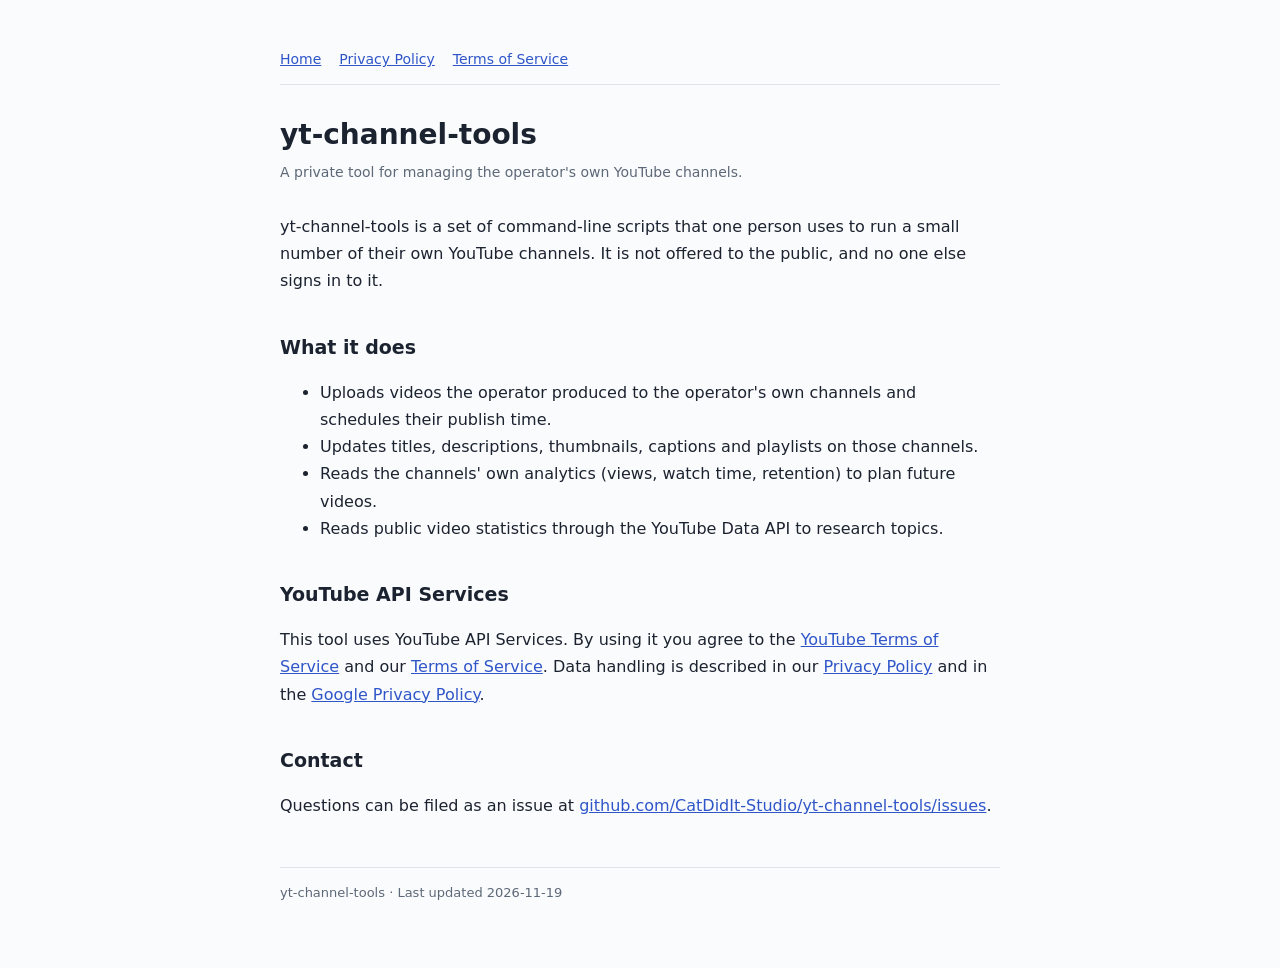
<file: index.html>
<!doctype html>
<html lang="en">
<head>
<meta charset="utf-8">
<meta name="viewport" content="width=device-width,initial-scale=1">
<title>yt-channel-tools</title>
<link rel="stylesheet" href="style.css">
</head>
<body>
<main>
<nav><a href="./">Home</a><a href="privacy.html">Privacy Policy</a><a href="terms.html">Terms of Service</a></nav>
<h1>yt-channel-tools</h1>
<p class="meta">A private tool for managing the operator's own YouTube channels.</p>

<p>yt-channel-tools is a set of command-line scripts that one person uses to run a small number of their own YouTube channels. It is not offered to the public, and no one else signs in to it.</p>

<h2>What it does</h2>
<ul>
<li>Uploads videos the operator produced to the operator's own channels and schedules their publish time.</li>
<li>Updates titles, descriptions, thumbnails, captions and playlists on those channels.</li>
<li>Reads the channels' own analytics (views, watch time, retention) to plan future videos.</li>
<li>Reads public video statistics through the YouTube Data API to research topics.</li>
</ul>

<h2>YouTube API Services</h2>
<p>This tool uses YouTube API Services. By using it you agree to the <a href="https://www.youtube.com/t/terms">YouTube Terms of Service</a> and our <a href="terms.html">Terms of Service</a>. Data handling is described in our <a href="privacy.html">Privacy Policy</a> and in the <a href="https://policies.google.com/privacy">Google Privacy Policy</a>.</p>

<h2>Contact</h2>
<p>Questions can be filed as an issue at <a href="https://github.com/CatDidIt-Studio/yt-channel-tools/issues">github.com/CatDidIt-Studio/yt-channel-tools/issues</a>.</p>

<footer>yt-channel-tools · Last updated 2026-11-19</footer>
</main>
</body>
</html>
</file>
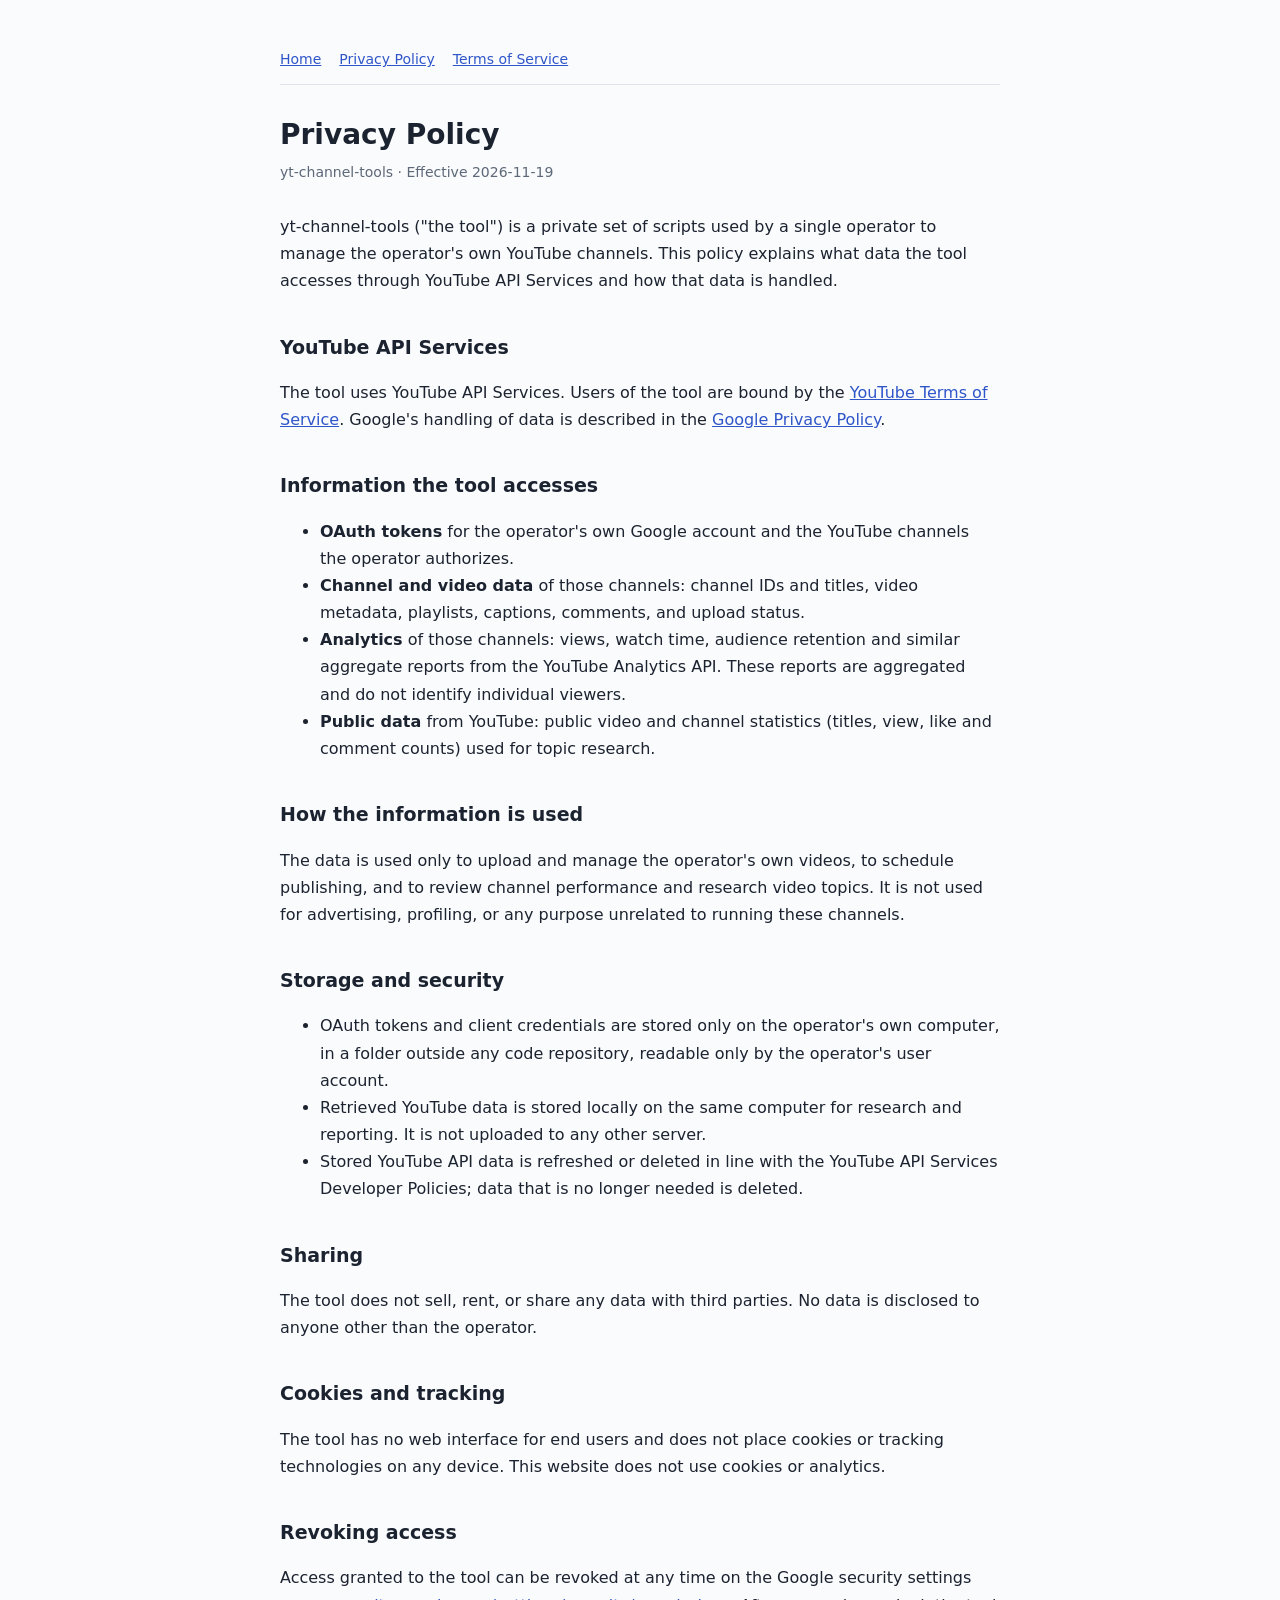
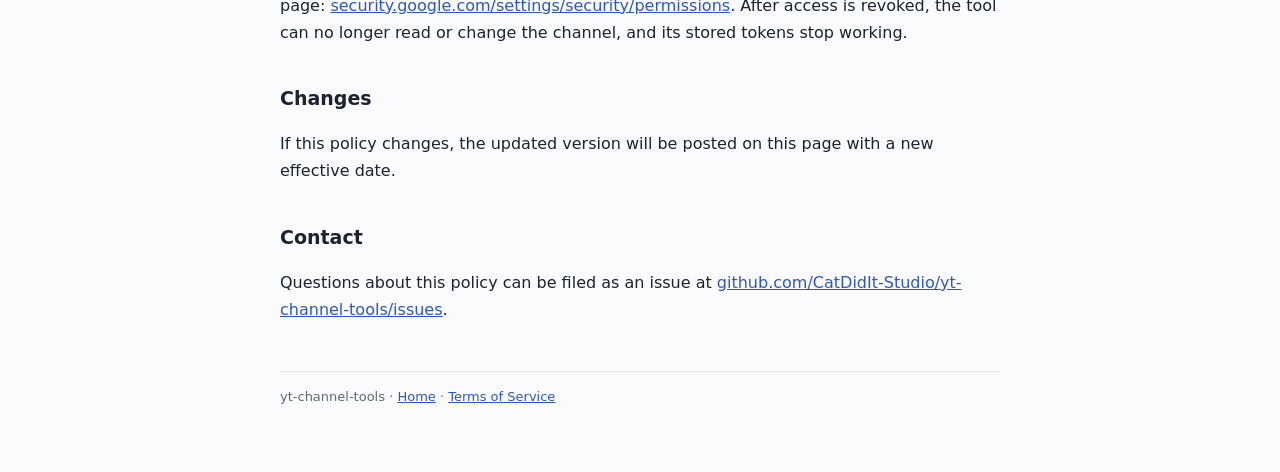
<file: privacy.html>
<!doctype html>
<html lang="en">
<head>
<meta charset="utf-8">
<meta name="viewport" content="width=device-width,initial-scale=1">
<title>Privacy Policy · yt-channel-tools</title>
<link rel="stylesheet" href="style.css">
</head>
<body>
<main>
<nav><a href="./">Home</a><a href="privacy.html">Privacy Policy</a><a href="terms.html">Terms of Service</a></nav>
<h1>Privacy Policy</h1>
<p class="meta">yt-channel-tools · Effective 2026-11-19</p>

<p>yt-channel-tools ("the tool") is a private set of scripts used by a single operator to manage the operator's own YouTube channels. This policy explains what data the tool accesses through YouTube API Services and how that data is handled.</p>

<h2>YouTube API Services</h2>
<p>The tool uses YouTube API Services. Users of the tool are bound by the <a href="https://www.youtube.com/t/terms">YouTube Terms of Service</a>. Google's handling of data is described in the <a href="https://policies.google.com/privacy">Google Privacy Policy</a>.</p>

<h2>Information the tool accesses</h2>
<ul>
<li><strong>OAuth tokens</strong> for the operator's own Google account and the YouTube channels the operator authorizes.</li>
<li><strong>Channel and video data</strong> of those channels: channel IDs and titles, video metadata, playlists, captions, comments, and upload status.</li>
<li><strong>Analytics</strong> of those channels: views, watch time, audience retention and similar aggregate reports from the YouTube Analytics API. These reports are aggregated and do not identify individual viewers.</li>
<li><strong>Public data</strong> from YouTube: public video and channel statistics (titles, view, like and comment counts) used for topic research.</li>
</ul>

<h2>How the information is used</h2>
<p>The data is used only to upload and manage the operator's own videos, to schedule publishing, and to review channel performance and research video topics. It is not used for advertising, profiling, or any purpose unrelated to running these channels.</p>

<h2>Storage and security</h2>
<ul>
<li>OAuth tokens and client credentials are stored only on the operator's own computer, in a folder outside any code repository, readable only by the operator's user account.</li>
<li>Retrieved YouTube data is stored locally on the same computer for research and reporting. It is not uploaded to any other server.</li>
<li>Stored YouTube API data is refreshed or deleted in line with the YouTube API Services Developer Policies; data that is no longer needed is deleted.</li>
</ul>

<h2>Sharing</h2>
<p>The tool does not sell, rent, or share any data with third parties. No data is disclosed to anyone other than the operator.</p>

<h2>Cookies and tracking</h2>
<p>The tool has no web interface for end users and does not place cookies or tracking technologies on any device. This website does not use cookies or analytics.</p>

<h2>Revoking access</h2>
<p>Access granted to the tool can be revoked at any time on the Google security settings page: <a href="https://security.google.com/settings/security/permissions">security.google.com/settings/security/permissions</a>. After access is revoked, the tool can no longer read or change the channel, and its stored tokens stop working.</p>

<h2>Changes</h2>
<p>If this policy changes, the updated version will be posted on this page with a new effective date.</p>

<h2>Contact</h2>
<p>Questions about this policy can be filed as an issue at <a href="https://github.com/CatDidIt-Studio/yt-channel-tools/issues">github.com/CatDidIt-Studio/yt-channel-tools/issues</a>.</p>

<footer>yt-channel-tools · <a href="./">Home</a> · <a href="terms.html">Terms of Service</a></footer>
</main>
</body>
</html>
</file>
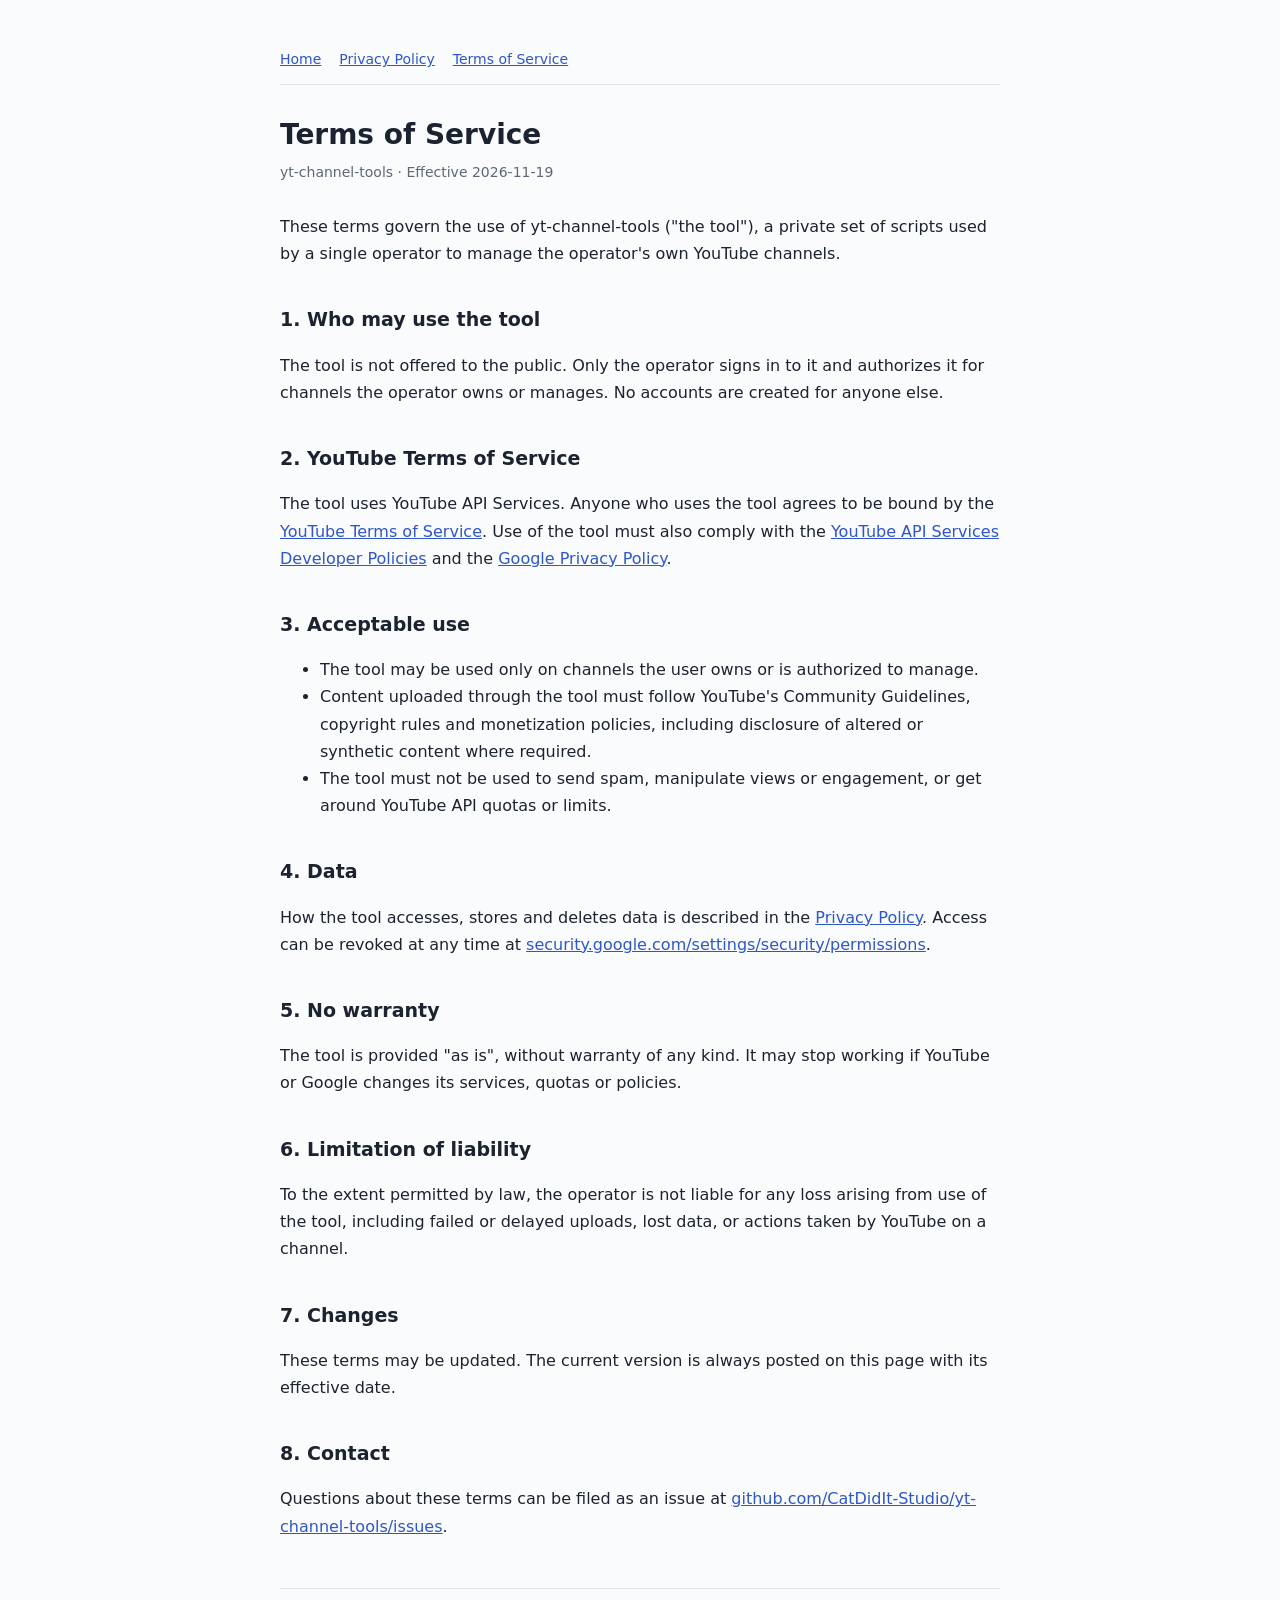
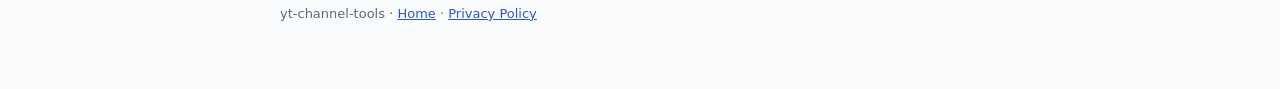
<file: terms.html>
<!doctype html>
<html lang="en">
<head>
<meta charset="utf-8">
<meta name="viewport" content="width=device-width,initial-scale=1">
<title>Terms of Service · yt-channel-tools</title>
<link rel="stylesheet" href="style.css">
</head>
<body>
<main>
<nav><a href="./">Home</a><a href="privacy.html">Privacy Policy</a><a href="terms.html">Terms of Service</a></nav>
<h1>Terms of Service</h1>
<p class="meta">yt-channel-tools · Effective 2026-11-19</p>

<p>These terms govern the use of yt-channel-tools ("the tool"), a private set of scripts used by a single operator to manage the operator's own YouTube channels.</p>

<h2>1. Who may use the tool</h2>
<p>The tool is not offered to the public. Only the operator signs in to it and authorizes it for channels the operator owns or manages. No accounts are created for anyone else.</p>

<h2>2. YouTube Terms of Service</h2>
<p>The tool uses YouTube API Services. Anyone who uses the tool agrees to be bound by the <a href="https://www.youtube.com/t/terms">YouTube Terms of Service</a>. Use of the tool must also comply with the <a href="https://developers.google.com/youtube/terms/developer-policies">YouTube API Services Developer Policies</a> and the <a href="https://policies.google.com/privacy">Google Privacy Policy</a>.</p>

<h2>3. Acceptable use</h2>
<ul>
<li>The tool may be used only on channels the user owns or is authorized to manage.</li>
<li>Content uploaded through the tool must follow YouTube's Community Guidelines, copyright rules and monetization policies, including disclosure of altered or synthetic content where required.</li>
<li>The tool must not be used to send spam, manipulate views or engagement, or get around YouTube API quotas or limits.</li>
</ul>

<h2>4. Data</h2>
<p>How the tool accesses, stores and deletes data is described in the <a href="privacy.html">Privacy Policy</a>. Access can be revoked at any time at <a href="https://security.google.com/settings/security/permissions">security.google.com/settings/security/permissions</a>.</p>

<h2>5. No warranty</h2>
<p>The tool is provided "as is", without warranty of any kind. It may stop working if YouTube or Google changes its services, quotas or policies.</p>

<h2>6. Limitation of liability</h2>
<p>To the extent permitted by law, the operator is not liable for any loss arising from use of the tool, including failed or delayed uploads, lost data, or actions taken by YouTube on a channel.</p>

<h2>7. Changes</h2>
<p>These terms may be updated. The current version is always posted on this page with its effective date.</p>

<h2>8. Contact</h2>
<p>Questions about these terms can be filed as an issue at <a href="https://github.com/CatDidIt-Studio/yt-channel-tools/issues">github.com/CatDidIt-Studio/yt-channel-tools/issues</a>.</p>

<footer>yt-channel-tools · <a href="./">Home</a> · <a href="privacy.html">Privacy Policy</a></footer>
</main>
</body>
</html>
</file>
<file: style.css>
:root{--bg:#fafbfc;--fg:#1c2330;--muted:#5d6878;--line:#dfe3ea;--accent:#2f56c9}
@media (prefers-color-scheme:dark){:root{--bg:#12161c;--fg:#e2e7ee;--muted:#9aa4b2;--line:#2b323d;--accent:#88a3ff;color-scheme:dark}}
*{box-sizing:border-box}
body{margin:0;background:var(--bg);color:var(--fg);font:16px/1.7 system-ui,-apple-system,"Segoe UI",sans-serif;padding:48px max(20px,env(safe-area-inset-left)) 64px}
main{max-width:720px;margin:0 auto}
h1{font-size:28px;line-height:1.3;margin:0 0 8px}
h2{font-size:19px;margin:36px 0 8px}
p,li{color:var(--fg)}
.meta{color:var(--muted);font-size:14px;margin:0 0 28px}
a{color:var(--accent)}
nav{display:flex;gap:18px;font-size:14px;border-bottom:1px solid var(--line);padding-bottom:12px;margin-bottom:32px}
footer{margin-top:48px;border-top:1px solid var(--line);padding-top:14px;color:var(--muted);font-size:13px}
</file>
